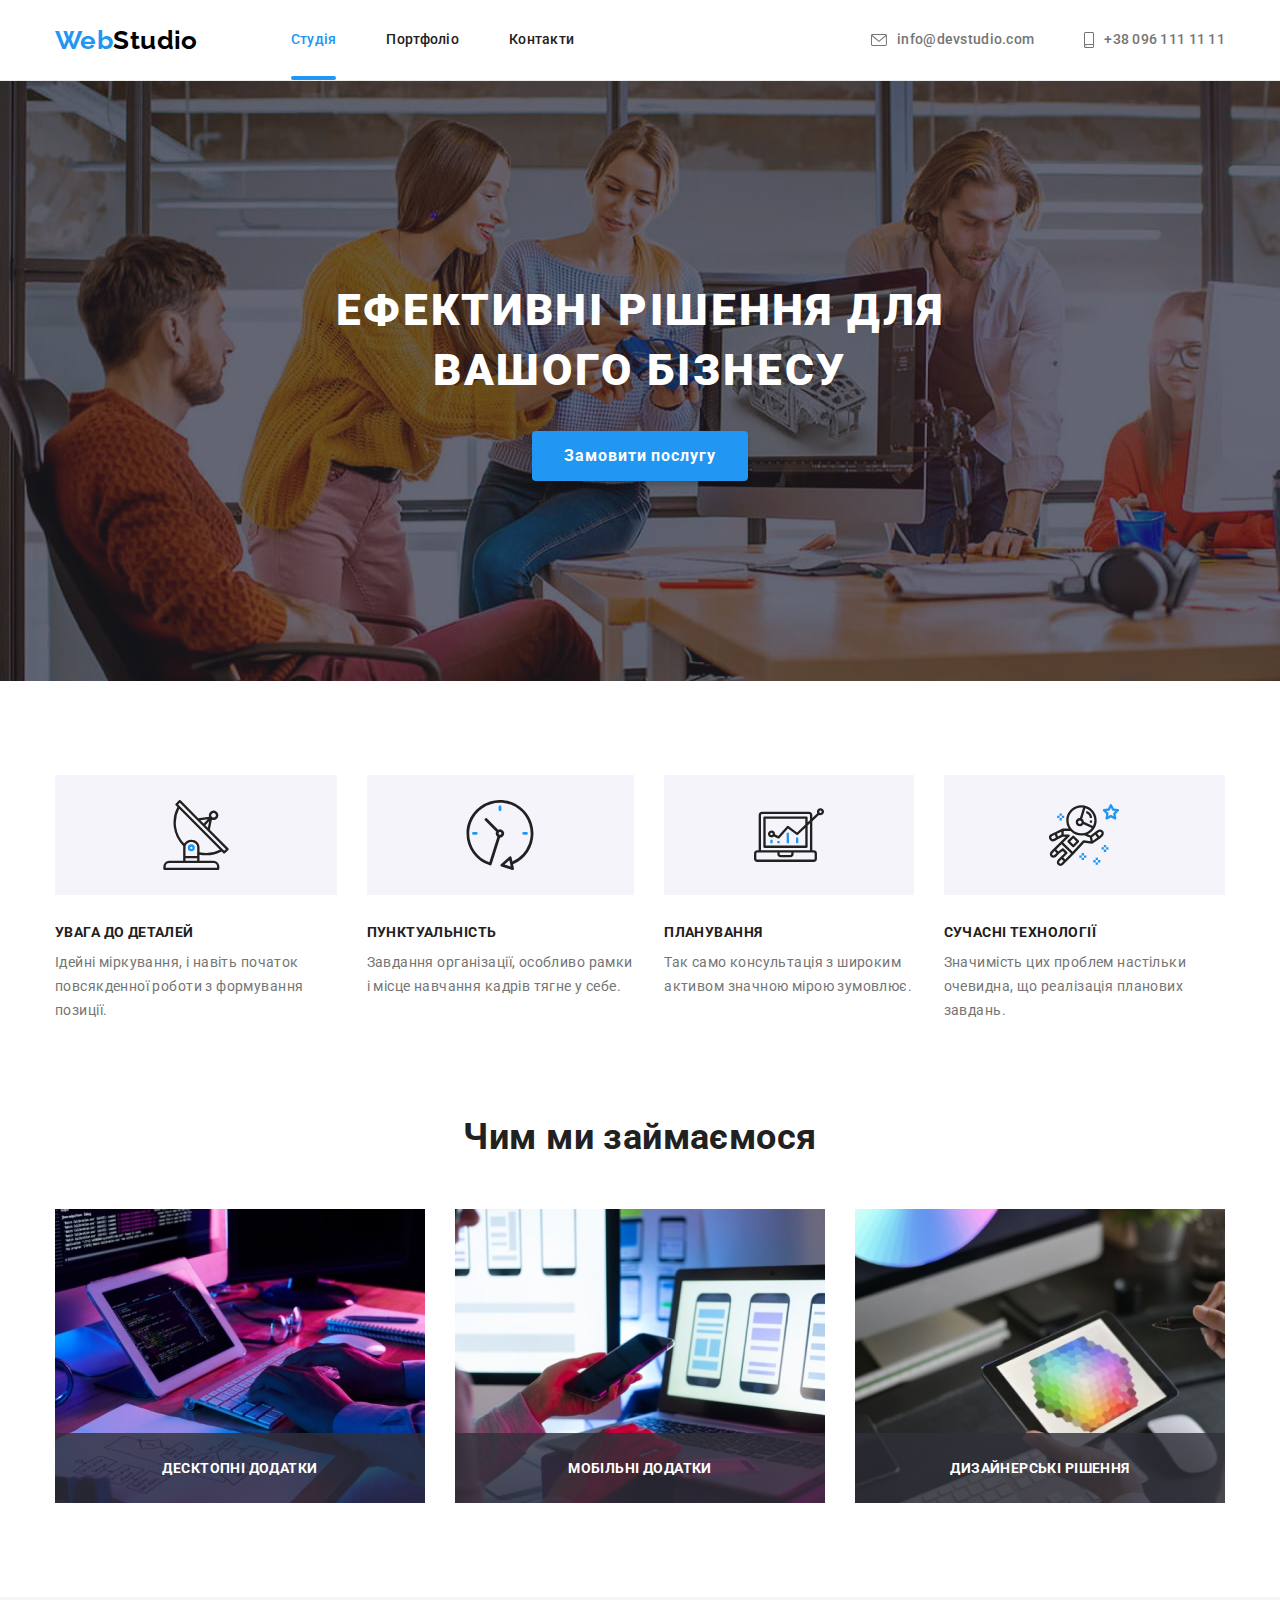
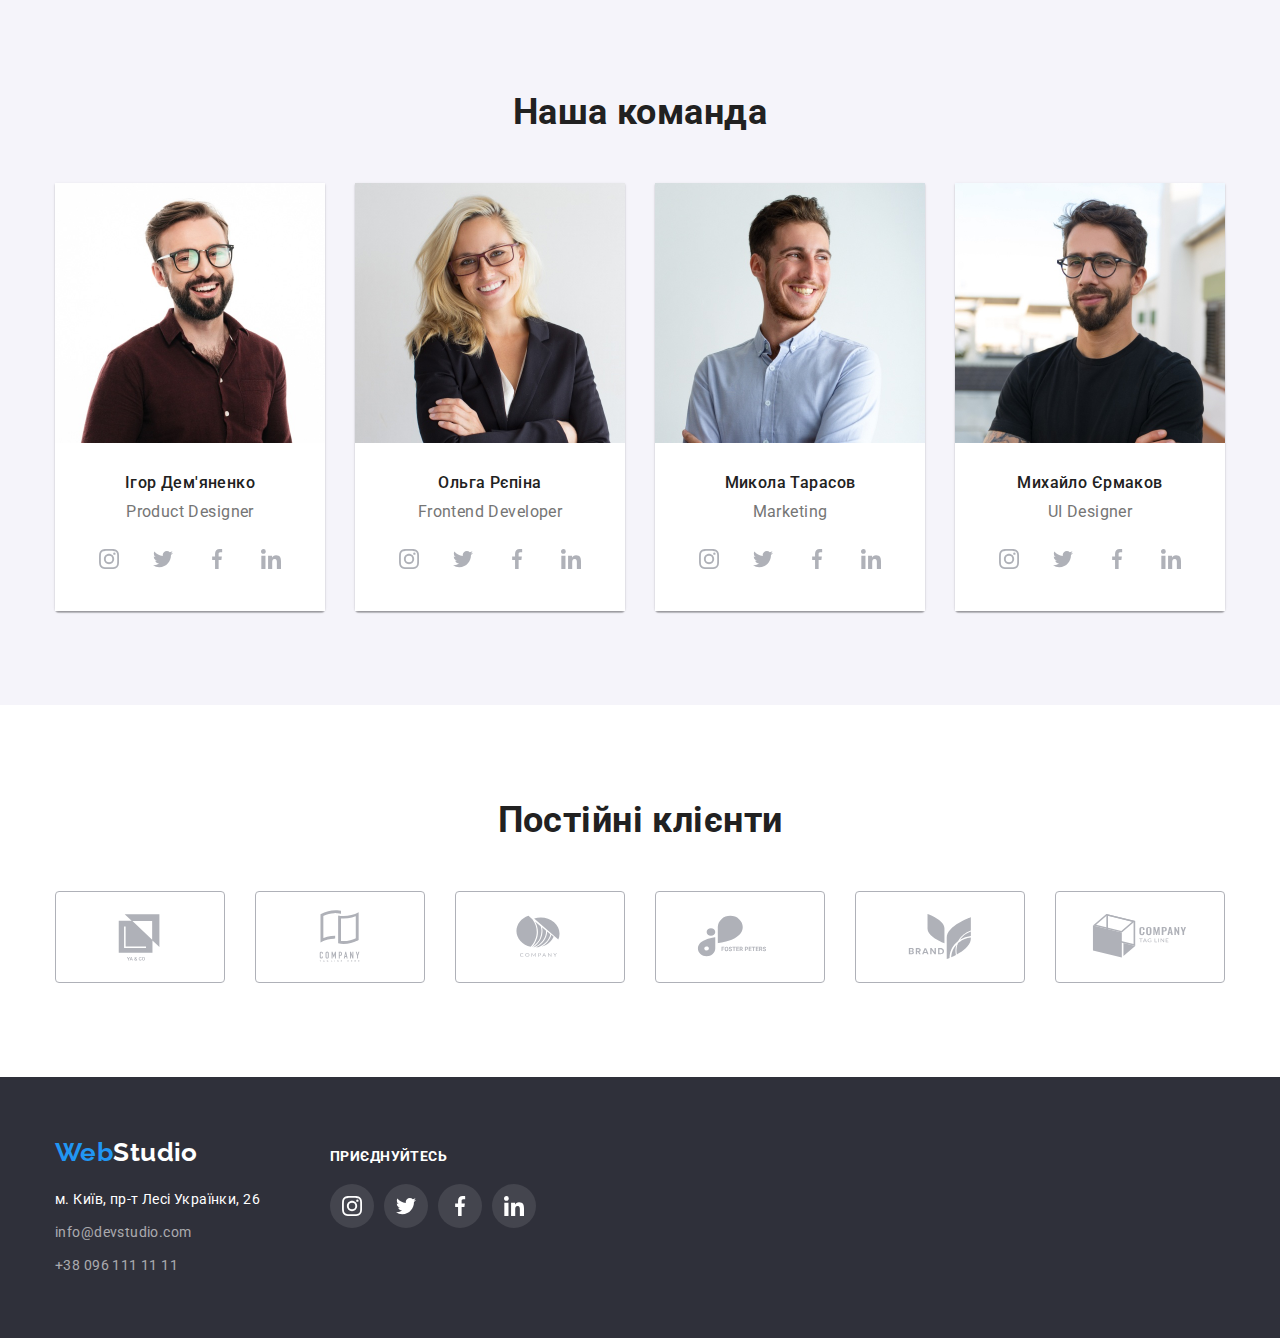
<file: index.html>
<!DOCTYPE html>
<html lang="uk">

<head>
  <meta charset="UTF-8">
  <meta http-equiv="X-UA-Compatible" content="IE=edge">
  <meta name="viewport" content="width=device-width, initial-scale=1.0">
  <link rel="preconnect" href="https://fonts.googleapis.com">
  <link rel="preconnect" href="https://fonts.gstatic.com" crossorigin>
  <link href="https://fonts.googleapis.com/css2?family=Raleway:wght@700&family=Roboto:wght@400;500;700;900&display=swap"
    rel="stylesheet">
  <link rel="stylesheet" href="https://cdnjs.cloudflare.com/ajax/libs/modern-normalize/1.1.0/modern-normalize.min.css">
  <link rel="stylesheet" href="./css/styles.css">
  <title>Студія</title>
</head>

<body>
  <header class="page-header">
    <div class="header container">
      <nav class="page-nav">
        <a href="#" class="logo"><span>Web</span>Studio</a>
        <ul class="site-nav">
          <li class="item"><a href="./index.html" class="link current">Студія</a></li>
          <li class="item"><a href="./portfolio.html" class="link">Портфоліо</a></li>
          <li class="item"><a href="/" class="link">Контакти</a></li>
        </ul>
      </nav>

      <ul class="contacts">
        <li class="item">
          <a href="mailto:info@devstudio.com" class="contacts-link">
            <svg class="icons" width="16" height="12">
              <use href="./images/symbol-defs-upd.svg#envelope"></use>
            </svg>
            info@devstudio.com</a>
        </li>
        <li class="item">
          <a href="tel:+380961111111" class="contacts-link">
            <svg class="icons" width="10" height="16">
              <use href="./images/symbol-defs-upd.svg#smartphone"></use>
            </svg>
            +38 096 111 11 11</a>
        </li>
      </ul>
    </div>
  </header>

  <main>
    <section class="hero">
      <div class="container">
        <h1 class="hero-title">Ефективні рішення для вашого бізнесу</h1>
        <button type="button" class="hero-button" data-modal-open>Замовити послугу</button>
      </div>
    </section>

    <section class="section our-features">
      <div class="container">
        <h2 class="section-title visually-hidden">Наші особливості</h2>
        <ul class="our-features-list">
          <li class="our-features-item">
            <div class="our-features-card">
              <svg class="our-features-img" width="70" height="70">
                <use href="./images/symbol-defs-upd.svg#antenna"></use>
              </svg>
            </div>
            <h3 class="section-subtitle">Увага до деталей</h3>
            <p class="description">Ідейні міркування, і навіть початок повсякденної роботи з формування позиції.</p>
          </li>
          <li class="our-features-item">
            <div class="our-features-card">
              <svg class="our-features-img" width="70" height="70">
                <use href="./images/symbol-defs-upd.svg#clock"></use>
              </svg>
            </div>
            <h3 class="section-subtitle">Пунктуальність</h3>
            <p class="description">Завдання організації, особливо рамки і місце навчання кадрів тягне у себе.</p>
          </li>
          <li class="our-features-item">
            <div class="our-features-card">
              <svg class="our-features-img" width="70" height="70">
                <use href="./images/symbol-defs-upd.svg#diagram"></use>
              </svg>
            </div>
            <h3 class="section-subtitle">Планування</h3>
            <p class="description">Так само консультація з широким активом значною мірою зумовлює.</p>
          </li>
          <li class="our-features-item">
            <div class="our-features-card">
              <svg class="our-features-img" width="70" height="70">
                <use href="./images/symbol-defs-upd.svg#astronaut"></use>
              </svg>
            </div>
            <h3 class="section-subtitle">Сучасні технології</h3>
            <p class="description">Значимість цих проблем настільки очевидна, що реалізація планових завдань.</p>
          </li>
        </ul>
      </div>
    </section>

    <section class="section what-we-do">
      <div class="container">
        <h2 class="section-title">Чим ми займаємося</h2>
        <ul class="what-we-do-list">
          <li class="what-we-do-item">
            <img src="./images/work-on-laptop.jpg" alt="Робота на наутбуці" width="370" height="294">
            <p class="what-we-do-desc">Десктопні додатки</p>
          </li>
          <li class="what-we-do-item">
            <img src="./images/work-on-phone.jpg" alt="Робота на смартфофні" width="370" height="294">
            <p class="what-we-do-desc">Мобільні додатки</p>
          </li>
          <li class="what-we-do-item">
            <img src="./images/color-palette-on-the-tablet.jpg" alt="Кольоровий спектр на планшеті" width="370"
              height="294">
            <p class="what-we-do-desc">Дизайнерські рішення</p>
          </li>
        </ul>
      </div>
    </section>

    <section class="section our-team">
      <div class="container">
        <h2 class="section-title">Наша команда</h2>
        <ul class="our-team-list">
          <li class="our-team-item">
            <img src="./images/product-designer.jpg" alt="Ігор Дем'яненко" width="270" height="260">
            <div class="our-team-members">
              <h3 class="members-name">Ігор Дем'яненко</h3>
              <p lang="en" class="position">Product Designer</p>
              <ul class="social-list">
                <li class="social-item">
                  <a href="" class="social-links">
                    <svg class="instagram social-link" width="20" height="20">
                      <use href="./images/symbol-defs-upd.svg#instagram"></use>
                    </svg>
                  </a>
                </li>
                <li class="social-item">
                  <a href="" class="social-links">
                    <svg class="instagram social-link" width="20" height="20">
                      <use href="./images/symbol-defs-upd.svg#twitter"></use>
                    </svg>
                  </a>
                </li>
                <li class="social-item">
                  <a href="" class="social-links">
                    <svg class="instagram social-link" width="20" height="20">
                      <use href="./images/symbol-defs-upd.svg#facebook"></use>
                    </svg>
                  </a>
                </li>
                <li class="social-item">
                  <a href="" class="social-links">
                    <svg class="instagram social-link" width="20" height="20">
                      <use href="./images/symbol-defs-upd.svg#linkedin"></use>
                    </svg>
                  </a>
                </li>
              </ul>
            </div>
          </li>
          <li class="our-team-item">
            <img src="./images/frontend-developer.jpg" alt="Ольга Рєпіна" width="270" height="260">
            <div class="our-team-members">
              <h3 class="members-name">Ольга Рєпіна</h3>
              <p lang="en" class="position">Frontend Developer</p>
              <ul class="social-list">
                <li class="social-item">
                  <a href="" class="social-links">
                    <svg class="instagram social-link" width="20" height="20">
                      <use href="./images/symbol-defs-upd.svg#instagram"></use>
                    </svg>
                  </a>
                </li>
                <li class="social-item">
                  <a href="" class="social-links">
                    <svg class="instagram social-link" width="20" height="20">
                      <use href="./images/symbol-defs-upd.svg#twitter"></use>
                    </svg>
                  </a>
                </li>
                <li class="social-item">
                  <a href="" class="social-links">
                    <svg class="instagram social-link" width="20" height="20">
                      <use href="./images/symbol-defs-upd.svg#facebook"></use>
                    </svg>
                  </a>
                </li>
                <li class="social-item">
                  <a href="" class="social-links">
                    <svg class="instagram social-link" width="20" height="20">
                      <use href="./images/symbol-defs-upd.svg#linkedin"></use>
                    </svg>
                  </a>
                </li>
              </ul>
            </div>
          </li>
          <li class=" our-team-item">
            <img src="./images/marketing.jpg" alt="Микола Тарасов" width="270" height="260">
            <div class="our-team-members">
              <h3 class="members-name">Микола Тарасов</h3>
              <p lang="en" class="position">Marketing</p>
              <ul class="social-list">
                <li class="social-item">
                  <a href="" class="social-links">
                    <svg class="instagram social-link" width="20" height="20">
                      <use href="./images/symbol-defs-upd.svg#instagram"></use>
                    </svg>
                  </a>
                </li>
                <li class="social-item">
                  <a href="" class="social-links">
                    <svg class="instagram social-link" width="20" height="20">
                      <use href="./images/symbol-defs-upd.svg#twitter"></use>
                    </svg>
                  </a>
                </li>
                <li class="social-item">
                  <a href="" class="social-links">
                    <svg class="instagram social-link" width="20" height="20">
                      <use href="./images/symbol-defs-upd.svg#facebook"></use>
                    </svg>
                  </a>
                </li>
                <li class="social-item">
                  <a href="" class="social-links">
                    <svg class="instagram social-link" width="20" height="20">
                      <use href="./images/symbol-defs-upd.svg#linkedin"></use>
                    </svg>
                  </a>
                </li>
              </ul>
            </div>
          </li>
          <li class="our-team-item">
            <img src="./images/ui-designer.jpg" alt="Михайло Єрмаков" width="270" height="260">
            <div class="our-team-members">
              <h3 class="members-name">Михайло Єрмаков</h3>
              <p lang="en" class="position">UI Designer</p>
              <ul class="social-list">
                <li class="social-item">
                  <a href="" class="social-links">
                    <svg class="instagram social-link" width="20" height="20">
                      <use href="./images/symbol-defs-upd.svg#instagram"></use>
                    </svg>
                  </a>
                </li>
                <li class="social-item">
                  <a href="" class="social-links">
                    <svg class="instagram social-link" width="20" height="20">
                      <use href="./images/symbol-defs-upd.svg#twitter"></use>
                    </svg>
                  </a>
                </li>
                <li class="social-item">
                  <a href="" class="social-links">
                    <svg class="instagram social-link" width="20" height="20">
                      <use href="./images/symbol-defs-upd.svg#facebook"></use>
                    </svg>
                  </a>
                </li>
                <li class="social-item">
                  <a href="" class="social-links">
                    <svg class="instagram social-link" width="20" height="20">
                      <use href="./images/symbol-defs-upd.svg#linkedin"></use>
                    </svg>
                  </a>
                </li>
              </ul>
            </div>
          </li>
        </ul>
      </div>
    </section>

    <section class="section regular-customers">
      <div class="container">
        <h2 class="section-title">Постійні клієнти</h2>
        <ul class="regular-customers-list">
          <li class="regular-customers-item">
            <a href="" class="regular-customers-link">
              <svg class="regular-customers-icon" width="106" height="60">
                <use href="./images/symbol-defs-upd.svg#logo-1"></use>
              </svg>
            </a>
          </li>
          <li class="regular-customers-item">
            <a href="" class="regular-customers-link">
              <svg class="regular-customers-icon" width="106" height="60">
                <use href="./images/symbol-defs-upd.svg#logo-2"></use>
              </svg>
            </a>
          </li>
          <li class="regular-customers-item">
            <a href="" class="regular-customers-link">
              <svg class="regular-customers-icon" width="106" height="60">
                <use href="./images/symbol-defs-upd.svg#logo-3"></use>
              </svg>
            </a>
          </li>
          <li class="regular-customers-item">
            <a href="" class="regular-customers-link">
              <svg class="regular-customers-icon" width="106" height="60">
                <use href="./images/symbol-defs-upd.svg#logo-4"></use>
              </svg>
            </a>
          </li>
          <li class="regular-customers-item">
            <a href="" class="regular-customers-link">
              <svg class="regular-customers-icon" width="106" height="60">
                <use href="./images/symbol-defs-upd.svg#logo-5"></use>
              </svg>
            </a>
          </li>
          <li class="regular-customers-item">
            <a href="" class="regular-customers-link">
              <svg class="regular-customers-icon" width="106" height="60">
                <use href="./images/symbol-defs-upd.svg#logo-6"></use>
              </svg>
            </a>
          </li>
        </ul>
      </div>
    </section>
  </main>

  <footer class="footer">
    <div class="container footer-content">
      <address>
        <a href="#" class="logo footer-logo"><span>Web</span>Studio</a>
        <ul class="footer-address-list">
          <li class="footer-address-item"><a class="footer-address" href="https://goo.gl/maps/xuP6qKPyt2nnFhnc6">м.
              Київ, пр-т Лесі Українки, 26</a>
          </li>
          <li class="footer-address-item"><a class="footer-link" href="mailto:info@devstudio.com">info@devstudio.com</a>
          </li>
          <li class="footer-address-item"><a class="footer-link" href="tel:+380961111111">+38 096 111 11 11</a></li>
        </ul>
      </address>
      <div class="follow-for-us">
        <p class="follow-us">приєднуйтесь</p>
        <ul class="footer-social-list">
          <li class="footer-social-item">
            <a href="" class="footer-social-links">
              <svg class="instagram social-link" width="20" height="20">
                <use href="./images/symbol-defs-upd.svg#instagram"></use>
              </svg>
            </a>
          </li>
          <li class="footer-social-item">
            <a href="" class="footer-social-links">
              <svg class="instagram social-link" width="20" height="20">
                <use href="./images/symbol-defs-upd.svg#twitter"></use>
              </svg>
            </a>
          </li>
          <li class="footer-social-item">
            <a href="" class="footer-social-links">
              <svg class="instagram social-link" width="20" height="20">
                <use href="./images/symbol-defs-upd.svg#facebook"></use>
              </svg>
            </a>
          </li>
          <li class="footer-social-item">
            <a href="" class="footer-social-links">
              <svg class="instagram social-link" width="20" height="20">
                <use href="./images/symbol-defs-upd.svg#linkedin"></use>
              </svg>
            </a>
          </li>
        </ul>
      </div>
    </div>
  </footer>
  <!-- modal window -->
  <div class="backdrop is-hidden" data-modal>
    <div class="modal-window">
      <button type="button" class="bnt-close" data-modal-close>
        <svg class="icon-close-btn" width="18" height="18">
          <use href="./images/symbol-defs-upd.svg#close-btn"></use>
        </svg>
      </button>
    </div>
  </div>
  <script src="./modal.js"></script>
</body>

</html>
</file>
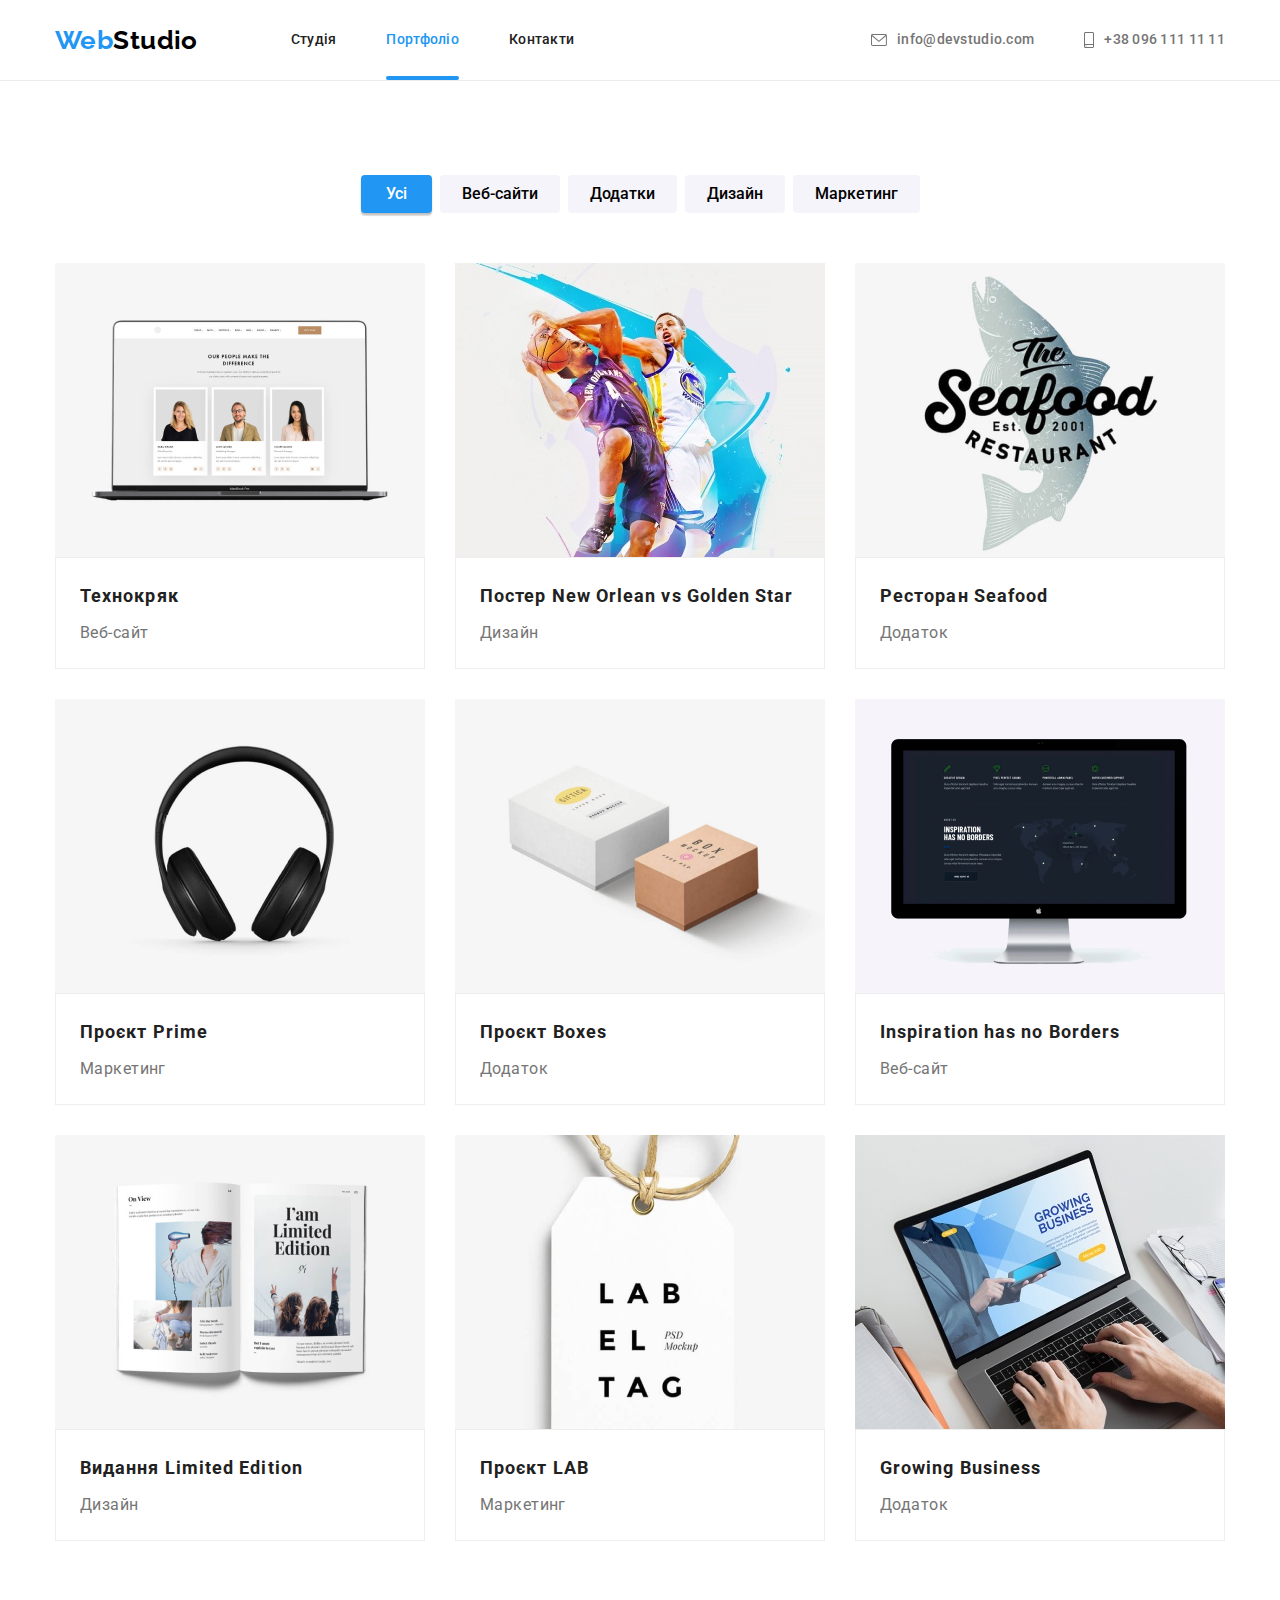
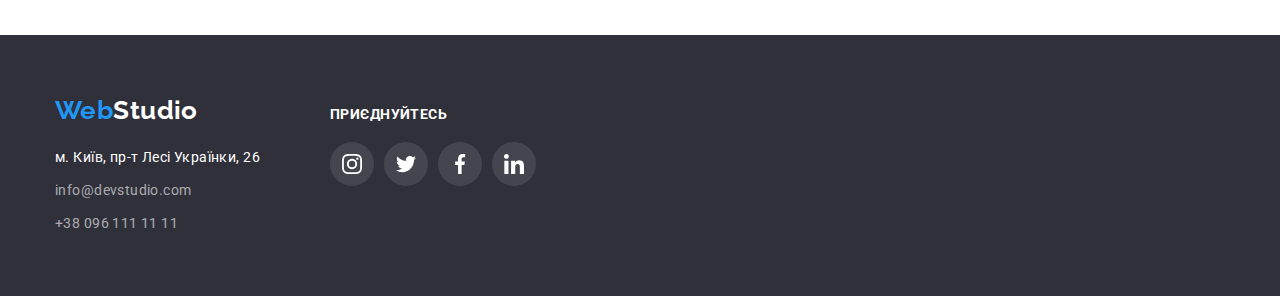
<file: portfolio.html>
<!DOCTYPE html>
<html lang="uk">

<head>
    <meta charset="UTF-8">
    <meta http-equiv="X-UA-Compatible" content="IE=edge">
    <meta name="viewport" content="width=device-width, initial-scale=1.0">
    <link rel="preconnect" href="https://fonts.googleapis.com">
    <link rel="preconnect" href="https://fonts.gstatic.com" crossorigin>
    <link
        href="https://fonts.googleapis.com/css2?family=Raleway:wght@700&family=Roboto:wght@400;500;700;900&display=swap"
        rel="stylesheet">
    <link rel="stylesheet"
        href="https://cdnjs.cloudflare.com/ajax/libs/modern-normalize/1.1.0/modern-normalize.min.css">
    <link rel="stylesheet" href="./css/styles.css">
    <title>Студія</title>
</head>

<body>
    <header class="page-header">
        <div class="header container">
            <nav class="page-nav">
                <a href="./index.html" class="logo"><span>Web</span>Studio</a>
                <ul class="site-nav">
                    <li class="item"><a href="./index.html" class="link">Студія</a></li>
                    <li class="item"><a href="./portfolio.html" class="link current">Портфоліо</a></li>
                    <li class="item"><a href="/" class="link">Контакти</a></li>
                </ul>
            </nav>

            <ul class="contacts">
                <li class="item">
                    <a href="mailto:info@devstudio.com" class="contacts-link">
                        <svg class="envelope icons" width="16" height="12">
                            <use href="./images/symbol-defs-upd.svg#envelope"></use>
                        </svg>
                        info@devstudio.com</a>
                </li>
                <li class="item"><a href="tel:+380961111111" class="contacts-link">
                        <svg class="smartphone icons" width="10" height="16">
                            <use href="./images/symbol-defs-upd.svg#smartphone"></use>
                        </svg>
                        +38 096 111 11 11</a>
                </li>
            </ul>
        </div>
    </header>

    <main>
        <section class="section">
            <div class="container">
                <h1 class="visually-hidden">Портфоліо</h1>

                <ul class="filter">
                    <li class="filter-item"><button type="button"
                            class="button-filter current button-filter-all">Усі</button></li>
                    <li class="filter-item"><button type="button" class="button-filter">Веб-сайти</button></li>
                    <li class="filter-item"><button type="button" class="button-filter">Додатки</button></li>
                    <li class="filter-item"><button type="button" class="button-filter">Дизайн</button></li>
                    <li class="filter-item"><button type="button" class="button-filter">Маркетинг</button></li>
                </ul>

                <ul class="portfolio-list">
                    <li class="portfolio-item">
                        <a class="portfolio-item-link" href="">
                            <div class="portfolio-item-desc">
                                <img src="./images/portfolio/web-site-technokryak.jpg" alt="Веб-сайт Технокряк"
                                    width="370" height="294">
                                <p class="portfolio-item-text">Ресурс пропонує комплексні пропозиції з різним рівнем
                                    функціоналу та сервісів. Все це дозволить відвідувачу отримати
                                    вичерпні відомості про компанію чи приватну особу.
                                </p>
                            </div>
                            <div class="portfolio-item-content">
                                <h3 class="project-names">Технокряк</h3>
                                <p class="portfolio-types">Веб-сайт</p>
                            </div>
                        </a>
                    </li>
                    <li class="portfolio-item">
                        <a class="portfolio-item-link" href="">
                            <div class="portfolio-item-desc">
                                <img src="./images/portfolio/poster-new-orlean-vs-golden-ster.jpg"
                                    alt="Постер New Orlean vs Golden Star" width="370" height="294">
                                <p class="portfolio-item-text">Lorem ipsum, dolor sit amet consectetur adipisicing elit.
                                    Dolorem quis corporis, sed veniam provident labore voluptas fuga dicta
                                    exercitationem
                                    hic similique quibusdam soluta minima vero obcaecati nesciunt officiis id beatae
                                    incidunt dolorum molestias nam, sit fugit. Eaque nihil recusandae a!
                                </p>
                            </div>
                            <div class="portfolio-item-content">
                                <h3 class="project-names">Постер New Orlean vs Golden Star</h3>
                                <p class="portfolio-types">Дизайн</p>
                            </div>
                        </a>
                    </li>
                    <li class="portfolio-item">
                        <a class="portfolio-item-link" href="">
                            <div class="portfolio-item-desc">
                                <img src="./images/portfolio/restaurant-seafood.jpg" alt="Ресторан Seafood" width="370"
                                    height="294">
                                <p class="portfolio-item-text">Lorem ipsum, dolor sit amet consectetur adipisicing elit.
                                    Dolorem quis corporis, sed veniam provident labore voluptas fuga dicta
                                    exercitationem
                                    hic similique quibusdam soluta minima vero obcaecati nesciunt officiis id beatae
                                    incidunt dolorum molestias nam, sit fugit. Eaque nihil recusandae a!
                                </p>
                            </div>
                            <div class="portfolio-item-content">
                                <h3 class="project-names">Ресторан Seafood</h3>
                                <p class="portfolio-types">Додаток</p>
                            </div>
                        </a>
                    </li>
                    <li class="portfolio-item">
                        <a class="portfolio-item-link" href="">
                            <div class="portfolio-item-desc">
                                <img src="./images/portfolio/project-prime.jpg" alt="Проєкт Prime" width="370"
                                    height="294">
                                <p class="portfolio-item-text">Lorem ipsum, dolor sit amet consectetur adipisicing elit.
                                    Dolorem quis corporis, sed veniam provident labore voluptas fuga dicta
                                    exercitationem
                                    hic similique quibusdam soluta minima vero obcaecati nesciunt officiis id beatae
                                    incidunt dolorum molestias nam, sit fugit. Eaque nihil recusandae a!
                                </p>
                            </div>
                            <div class="portfolio-item-content">
                                <h3 class="project-names">Проєкт Prime</h3>
                                <p class="portfolio-types">Маркетинг</p>
                            </div>
                        </a>
                    </li>
                    <li class="portfolio-item">
                        <a class="portfolio-item-link" href="">
                            <div class="portfolio-item-desc">
                                <img src="./images/portfolio/project-boxes.jpg" alt="Проєкт Boxes" width="370"
                                    height="294">
                                <p class="portfolio-item-text">Lorem ipsum, dolor sit amet consectetur adipisicing elit.
                                    Dolorem quis corporis, sed veniam provident labore voluptas fuga dicta
                                    exercitationem
                                    hic similique quibusdam soluta minima vero obcaecati nesciunt officiis id beatae
                                    incidunt dolorum molestias nam, sit fugit. Eaque nihil recusandae a!
                                </p>
                            </div>
                            <div class="portfolio-item-content">
                                <h3 class="project-names">Проєкт Boxes</h3>
                                <p class="portfolio-types">Додаток</p>
                            </div>
                        </a>
                    </li>
                    <li class="portfolio-item">
                        <a class="portfolio-item-link" href="">
                            <div class="portfolio-item-desc">
                                <img src="./images/portfolio/web-site-inspiration-has-no-borders.jpg"
                                    alt="Веб-сайт Inspiration has no Borders" width="370" height="294">
                                <p class="portfolio-item-text">Lorem ipsum, dolor sit amet consectetur adipisicing elit.
                                    Dolorem quis corporis, sed veniam provident labore voluptas fuga dicta
                                    exercitationem
                                    hic similique quibusdam soluta minima vero obcaecati nesciunt officiis id beatae
                                    incidunt dolorum molestias nam, sit fugit. Eaque nihil recusandae a!
                                </p>
                            </div>
                            <div class="portfolio-item-content">
                                <h3 class="project-names">Inspiration has no Borders</h3>
                                <p class="portfolio-types">Веб-сайт</p>
                            </div>
                        </a>
                    </li>
                    <li class="portfolio-item">
                        <a class="portfolio-item-link" href="">
                            <div class="portfolio-item-desc">
                                <img src="./images/portfolio/issue-limited-edition.jpg" alt="Видання Limited Edition">
                                <p class="portfolio-item-text">Lorem ipsum, dolor sit amet consectetur adipisicing elit.
                                    Dolorem quis corporis, sed veniam provident labore voluptas fuga dicta
                                    exercitationem
                                    hic similique quibusdam soluta minima vero obcaecati nesciunt officiis id beatae
                                    incidunt dolorum molestias nam, sit fugit. Eaque nihil recusandae a!
                                </p>
                            </div>
                            <div class="portfolio-item-content">
                                <h3 class="project-names">Видання Limited Edition</h3>
                                <p class="portfolio-types">Дизайн</p>
                            </div>
                        </a>
                    </li>
                    <li class="portfolio-item">
                        <a class="portfolio-item-link" href="">
                            <div class="portfolio-item-desc">
                                <img src="./images/portfolio/project-lab.jpg" alt="Проєкт LAB">
                                <p class="portfolio-item-text">Lorem ipsum, dolor sit amet consectetur adipisicing elit.
                                    Dolorem quis corporis, sed veniam provident labore voluptas fuga dicta
                                    exercitationem hic similique quibusdam soluta minima vero obcaecati nesciunt
                                    officiis id beatae incidunt dolorum molestias nam, sit fugit. Eaque nihil recusandae
                                    a!
                                </p>
                            </div>
                            <div class="portfolio-item-content">
                                <h3 class="project-names">Проєкт LAB</h3>
                                <p class="portfolio-types">Маркетинг</p>
                            </div>
                        </a>
                    </li>
                    <li class="portfolio-item">
                        <a class="portfolio-item-link" href="">
                            <div class="portfolio-item-desc">
                                <img src="./images/portfolio/app-growing-business.jpg" alt="Додаток Growing Business">
                                <p class="portfolio-item-text">Lorem ipsum, dolor sit amet consectetur adipisicing elit.
                                    Dolorem quis corporis, sed veniam provident labore voluptas fuga dicta
                                    exercitationem hic similique quibusdam soluta minima vero obcaecati nesciunt
                                    officiis id beatae incidunt dolorum molestias nam, sit fugit. Eaque nihil recusandae
                                    a!
                                </p>
                            </div>
                            <div class="portfolio-item-content">
                                <h3 class="project-names">Growing Business</h3>
                                <p class="portfolio-types">Додаток</p>
                            </div>
                        </a>
                    </li>
                </ul>
            </div>
        </section>
    </main>

    <footer class="footer">
        <div class="container footer-content">
            <address>
                <a href="#" class="logo footer-logo"><span>Web</span>Studio</a>
                <ul class="footer-address-list">
                    <li class="footer-address-item"><a class="footer-address"
                            href="https://goo.gl/maps/xuP6qKPyt2nnFhnc6">м.
                            Київ, пр-т Лесі Українки, 26</a>
                    </li>
                    <li class="footer-address-item"><a class="footer-link"
                            href="mailto:info@devstudio.com">info@devstudio.com</a>
                    </li>
                    <li class="footer-address-item"><a class="footer-link" href="tel:+380961111111">+38 096 111 11
                            11</a>
                    </li>
                </ul>
            </address>
            <div class="follow-for-us">
                <p class="follow-us">приєднуйтесь</p>
                <ul class="footer-social-list">
                    <li class="footer-social-item">
                        <a href="" class="footer-social-links">
                            <svg class="instagram social-link" width="20" height="20">
                                <use href="./images/symbol-defs-upd.svg#instagram"></use>
                            </svg>
                        </a>
                    </li>
                    <li class="footer-social-item">
                        <a href="" class="footer-social-links">
                            <svg class="instagram social-link" width="20" height="20">
                                <use href="./images/symbol-defs-upd.svg#twitter"></use>
                            </svg>
                        </a>
                    </li>
                    <li class="footer-social-item">
                        <a href="" class="footer-social-links">
                            <svg class="instagram social-link" width="20" height="20">
                                <use href="./images/symbol-defs-upd.svg#facebook"></use>
                            </svg>
                        </a>
                    </li>
                    <li class="footer-social-item">
                        <a href="" class="footer-social-links">
                            <svg class="instagram social-link" width="20" height="20">
                                <use href="./images/symbol-defs-upd.svg#linkedin"></use>
                            </svg>
                        </a>
                    </li>
                </ul>
            </div>
        </div>
    </footer>
</body>

</html>
</file>
<file: css/styles.css>
:root {
    --main-text-color: #212121;
    --secondary-text-color: #757575;
    --accent-color: #2196F3;
    --white-color: #FFFFFF;
    --footef-address-text-color: rgba(255, 255, 255, 0.6);
    --background-color-dark: #2F303A;
    --background-color-light: #F5F4FA;
    --border-item-content: #EEEEEE;
    --background-color-hero: #C4C4C4
}

body {
    background-color: var(--white-color);
    color: var(--main-text-color);
    font-family: Roboto, 'Segoe UI', Oxygen, Ubuntu, Cantarell, 'Open Sans', 'Helvetica Neue', sans-serif;
    font-size: 14px;
    letter-spacing: 0.03em;
}

h1,
h2,
h3,
h4,
h5,
h6,
p,
ul {
    margin: 0;
    padding: 0;
}

ul {
    padding-left: 0;
    list-style: none;
}

img {
    display: block;
    max-width: 100%;
    height: auto;
}

.container {
    margin-left: auto;
    margin-right: auto;
    width: 1200px;
    padding-left: 15px;
    padding-right: 15px;
}

.section {
    padding-top: 94px;
}

.section:not(.our-features) {
    padding-bottom: 94px;
}

/* Header */
.page-header {
    border-bottom: 1px solid #ECECEC;
}

.header {
    display: flex;
    justify-content: space-between;
}

.page-nav {
    display: flex;
    align-items: center;
}

.logo {
    margin-right: 93px;
    color: #000000;
    text-decoration: none;
    font-family: 'Raleway';
    font-weight: 700;
    font-size: 26px;
    line-height: 1.19;
}

.logo span {
    color: var(--accent-color);
}

.site-nav {
    display: flex;
    gap: 50px;
}

/* .site-nav .item:not(:first-child), .contacts .item:not(:first-child) {
    margin-left: 50px;
} */

.site-nav .link {
    display: block;
    padding-top: 32px;
    padding-bottom: 32px;
    color: var(--main-text-color);

    transition: color 250ms cubic-bezier(0.4, 0, 0.2, 1);
}

.site-nav .link:hover,
.site-nav .link:focus {
    color: var(--accent-color);
}

.site-nav .link.current {
    position: relative;
    color: var(--accent-color);
}

.link.current::after {
    content: "";
    display: block;
    width: 100%;
    height: 4px;
    position: absolute;
    bottom: 0;
    left: 0;
    background-color: var(--accent-color);
    border-radius: 2px;
}

.site-nav .link,
.contacts-link {
    text-decoration: none;
    font-weight: 500;
    line-height: 1.14;
    letter-spacing: 0.02em;
}

.page-header .contacts {
    display: flex;
    gap: 50px;
    align-items: center;
}

.contacts-link {
    display: flex;
    align-items: center;
    color: var(--secondary-text-color);
    transition: color 250ms cubic-bezier(0.4, 0, 0.2, 1);
}

.contacts-link:hover,
.contacts-link:focus {
    color: var(--accent-color);
}

.icons {
    margin-right: 10px;
    fill: currentColor;
    transition: fill 250ms cubic-bezier(0.4, 0, 0.2, 1);
}

.contacts-link:hover .icons,
.contacts-link:focus .icons {
    color: var(--accent-color);
}

/* Hero */
.hero {
    max-width: 1600px;
    background-color: var(--background-color-hero);
    background-image: linear-gradient(rgba(47, 48, 58, 0.4), rgba(47, 48, 58, 0.4)), url("../images/bg-img.jpg");
    margin-left: auto;
    margin-right: auto;
    padding-top: 200px;
    padding-bottom: 200px;
    text-align: center;
}

.hero-title {
    width: 696px;
    margin-left: auto;
    margin-right: auto;
    text-align: center;
    margin-bottom: 30px;
    color: var(--white-color);
    font-weight: 900;
    font-size: 44px;
    line-height: 1.36;
    letter-spacing: 0.06em;
    text-transform: uppercase;
}

.hero-button {
    display: inline-block;
    padding: 10px 32px;
    min-width: 216px;
    box-shadow: 0px 4px 4px rgba(0, 0, 0, 0.15);
    border-radius: 4px;
    border: 0;
    color: var(--white-color);
    background-color: var(--accent-color);
    font-family: inherit;
    font-weight: 700;
    font-size: 16px;
    line-height: 1.88;
    letter-spacing: 0.06em;
    cursor: pointer;
}

/* our features */
.visually-hidden {
    position: absolute;
    width: 1px;
    height: 1px;
    margin: -1px;
    border: 0;
    padding: 0;
    white-space: nowrap;
    clip-path: inset(100%);
    clip: rect(0 0 0 0);
    overflow: hidden;
}

.our-features-list {
    display: flex;
    gap: 30px;
    justify-content: space-between;
}

/* .our-features-item:not(:first-child) {
    padding-left: 30px;
} */
.our-features-card {
    display: flex;
    justify-content: center;
    align-items: center;
    height: 120px;
    margin-bottom: 30px;
    background-color: var(--background-color-light);
}

.section-title {
    margin-bottom: 50px;
    font-weight: 700;
    font-size: 36px;
    line-height: 1.17;
    text-align: center;
}

.section-subtitle {
    font-weight: 700;
    font-size: 14px;
    line-height: 1.14;
    text-transform: uppercase;
}

.our-features .section-subtitle {
    margin-bottom: 10px;
}

.our-features .description {
    color: var(--secondary-text-color);
    line-height: 1.71;
}

/* what we do */
.what-we-do-list {
    display: flex;
    justify-content: space-between;
    gap: 30px;
}

.what-we-do-item {
    position: relative;
}

.what-we-do-desc {
    position: absolute;
    bottom: 0;
    left: 0;
    width: 100%;
    padding: 27px 0;
    text-align: center;
    font-weight: 700;
    font-size: 14px;
    line-height: calc(16/14);
    text-transform: uppercase;
    color: var(--white-color);
    background-color: rgba(47, 48, 58, 0.8);
}

/* .what-we-do-item:not(:first-child) {
    padding-left: 30px;
} */

/* our team */
.our-team {
    background-color: var(--background-color-light);
}

.our-team-list {
    display: flex;
    gap: 30px;
}

.our-team-item {
    box-shadow: 0px 1px 3px rgba(0, 0, 0, 0.12), 0px 1px 1px rgba(0, 0, 0, 0.14), 0px 2px 1px rgba(0, 0, 0, 0.2);
    border-radius: 0px 0px 4px 4px;
}

.our-team-members {
    padding-top: 30px;
    padding-bottom: 30px;
    text-align: center;
    background-color: var(--white-color);
}

.members-name {
    margin-bottom: 10px;
    font-weight: 500;
    font-size: 16px;
    line-height: 1.19;
}

.position {
    margin-bottom: 16px;
    color: var(--secondary-text-color);
    font-size: 16px;
    line-height: 1.19;
}

.social-list {
    display: flex;
    justify-content: center;
    gap: 10px;
}

.social-item {
    width: 44px;
    height: 44px;
}

.social-links {
    width: 100%;
    height: 100%;
    border-radius: 50%;
    background-color: var(--white-color);
    display: flex;
    justify-content: center;
    align-items: center;
    color: #AFB1B8;

    transition-property: color, background-color;
    transition-duration: 250ms;
    transition-timing-function: cubic-bezier(0.4, 0, 0.2, 1);
}

.social-link {
    fill: currentColor;
}

.social-links:hover,
.social-links:focus {
    background-color: var(--accent-color);
    color: var(--white-color);
}

/* regular-customers */
.regular-customers-list {
    display: flex;
    justify-content: center;
    gap: 30px;
}

.regular-customers-item {
    width: 170px;
    height: 92px;
}

.regular-customers-link {
    width: 100%;
    height: 100%;
    display: flex;
    justify-content: center;
    align-items: center;
    color: #AFB1B8;
    border: 1px solid #AFB1B8;
    border-radius: 4px;
    cursor: pointer;

    transition-property: color, border;
    transition-duration: 250ms;
    transition-timing-function: cubic-bezier(0.4, 0, 0.2, 1);
}

.regular-customers-icon {
    fill: currentColor;
}

.regular-customers-link:hover,
.regular-customers-link:focus {
    border: 1px solid var(--accent-color);
    color: var(--accent-color);
}

/* footer */
.footer {
    padding-top: 60px;
    padding-bottom: 60px;
    background-color: var(--background-color-dark);
}

.footer-content {
    display: flex;
    align-items: baseline;
}

.footer .logo {
    display: inline-block;
    margin-bottom: 20px;
}

.footer .logo,
.footer-address {
    color: var(--white-color);
}

.footer-address,
.footer-link {
    font-style: normal;
    line-height: 1.71;
    text-decoration: none;
}

.footer-link {
    color: var(--footef-address-text-color);
}

.footer-address,
.footer-address,
.footer-link,
.footer-link {
    transition: color 250ms cubic-bezier(0.4, 0, 0.2, 1);
}

.footer-address:hover,
.footer-address:focus,
.footer-link:hover,
.footer-link:focus {
    color: var(--accent-color);
}

.footer-address-item:not(:last-child) {
    margin-bottom: 9px;
}

.footer-logo {
    margin-right: 0;
    font-style: normal;
}

.follow-for-us {
    width: 206px;
    margin-left: 70px;
}

.follow-us {
    margin-bottom: 20px;
    font-weight: 700;
    font-size: 14px;
    line-height: calc(16/14);
    text-transform: uppercase;
    color: var(--white-color);
}

.footer-social-list {
    display: flex;
    justify-content: center;
    gap: 10px;
}

.footer-social-item {
    width: 44px;
    height: 44px;
}

.footer-social-links {
    width: 100%;
    height: 100%;
    border-radius: 50%;
    background-color: rgba(255, 255, 255, 0.1);
    display: flex;
    justify-content: center;
    align-items: center;
    color: #FFFFFF;

    transition: background-color 250ms cubic-bezier(0.4, 0, 0.2, 1);
}

.footer-social-link {
    fill: var(--white-color);
}

.footer-social-links:hover,
.footer-social-links:focus {
    background-color: var(--accent-color);
}

/* portfolio */
.filter {
    display: flex;
    justify-content: center;
    margin-bottom: 50px;
}

.filter-item:not(:first-child) {
    margin-left: 8px;
}

.button-filter {
    padding: 6px 22px;
    border-radius: 4px;
    background-color: var(--background-color-light);
    font-family: inherit;
    font-weight: 500;
    font-size: 16px;
    line-height: 1.63;
    text-align: center;
    border: 0;
    cursor: pointer;

    transition-property: box-shadow, color, background-color;
    transition-duration: 250ms;
    transition-timing-function: cubic-bezier(0.4, 0, 0.2, 1);
}

.button-filter-all {
    padding: 6px 25px;
}

.button-filter:hover,
.button-filter:focus,
.button-filter.current {
    box-shadow: 0px 3px 1px rgba(0, 0, 0, 0.1), 0px 1px 2px rgba(0, 0, 0, 0.08), 0px 2px 2px rgba(0, 0, 0, 0.12);
    color: var(--white-color);
    background-color: var(--accent-color);
}

.portfolio-list {
    display: flex;
    flex-wrap: wrap;
    gap: 30px;
}

.portfolio-item-link {
    display: block;
    color: var(--main-text-color);
    text-decoration: none;

    transition: box-shadow 250ms cubic-bezier(0.4, 0, 0.2, 1);
}

.portfolio-item-link:hover,
.portfolio-item-link:focus {
    box-shadow: 0px 3px 1px rgba(0, 0, 0, 0.1), 0px 1px 2px rgba(0, 0, 0, 0.08), 0px 2px 2px rgba(0, 0, 0, 0.12);
}

.portfolio-item-desc {
    position: relative;
    overflow: hidden;
}

.portfolio-item-text {
    position: absolute;
    width: 100%;
    height: 100%;
    top: 0;
    transform: translateY(100%);
    transition: transform 250ms cubic-bezier(0.4, 0, 0.2, 1);
    padding: 63px 24px;
    font-size: 18px;
    line-height: calc(28/18);
    background-color: rgba(33, 150, 243, 0.9);
    color: var(--white-color);
    overflow: auto;
}

.portfolio-item-link:hover .portfolio-item-text,
.portfolio-item-link:focus .portfolio-item-text {
    transform: translateY(0);
}

.portfolio-item-content {
    text-align: start;
    padding: 20px 24px;
    border: 1px solid var(--border-item-content);
}

.project-names {
    margin-bottom: 4px;
    font-weight: 700;
    font-size: 18px;
    line-height: 2;
    letter-spacing: 0.06em;
}

.portfolio-types {
    color: var(--secondary-text-color);
    font-size: 16px;
    line-height: 1.87;
}

/* odal window */
.backdrop {
    position: fixed;
    top: 0;
    left: 0;
    width: 100%;
    height: 100%;
    background-color: rgba(0, 0, 0, 0.2);
}

.modal-window {
    position: absolute;
    top: 50%;
    left: 50%;
    transform: translate(-50%, -50%) scale(1);
    width: 528px;
    height: 581px;
    background-color: var(--white-color);
    box-shadow: 0px 1px 3px rgba(0, 0, 0, 0.12), 0px 1px 1px rgba(0, 0, 0, 0.14), 0px 2px 1px rgba(0, 0, 0, 0.2);
    border-radius: 4px;
    transition: transform 250ms cubic-bezier(0.4, 0, 0.2, 1);
}

.backdrop.is-hidden .modal-window {
    transform: translate(-50%, 0%) scale(0.5);
}

.bnt-close {
    position: absolute;
    top: 8px;
    right: 8px;
    width: 30px;
    height: 30px;
    border: 1px solid rgba(0, 0, 0, 0.1);
    border-radius: 50%;
    display: flex;
    justify-content: center;
    align-items: center;
    background-color: transparent;
}

.icon-close-btn {
    fill: #000000;
}

.backdrop.is-hidden {
    opacity: 0;
    pointer-events: none;
    visibility: hidden;
}
</file>
